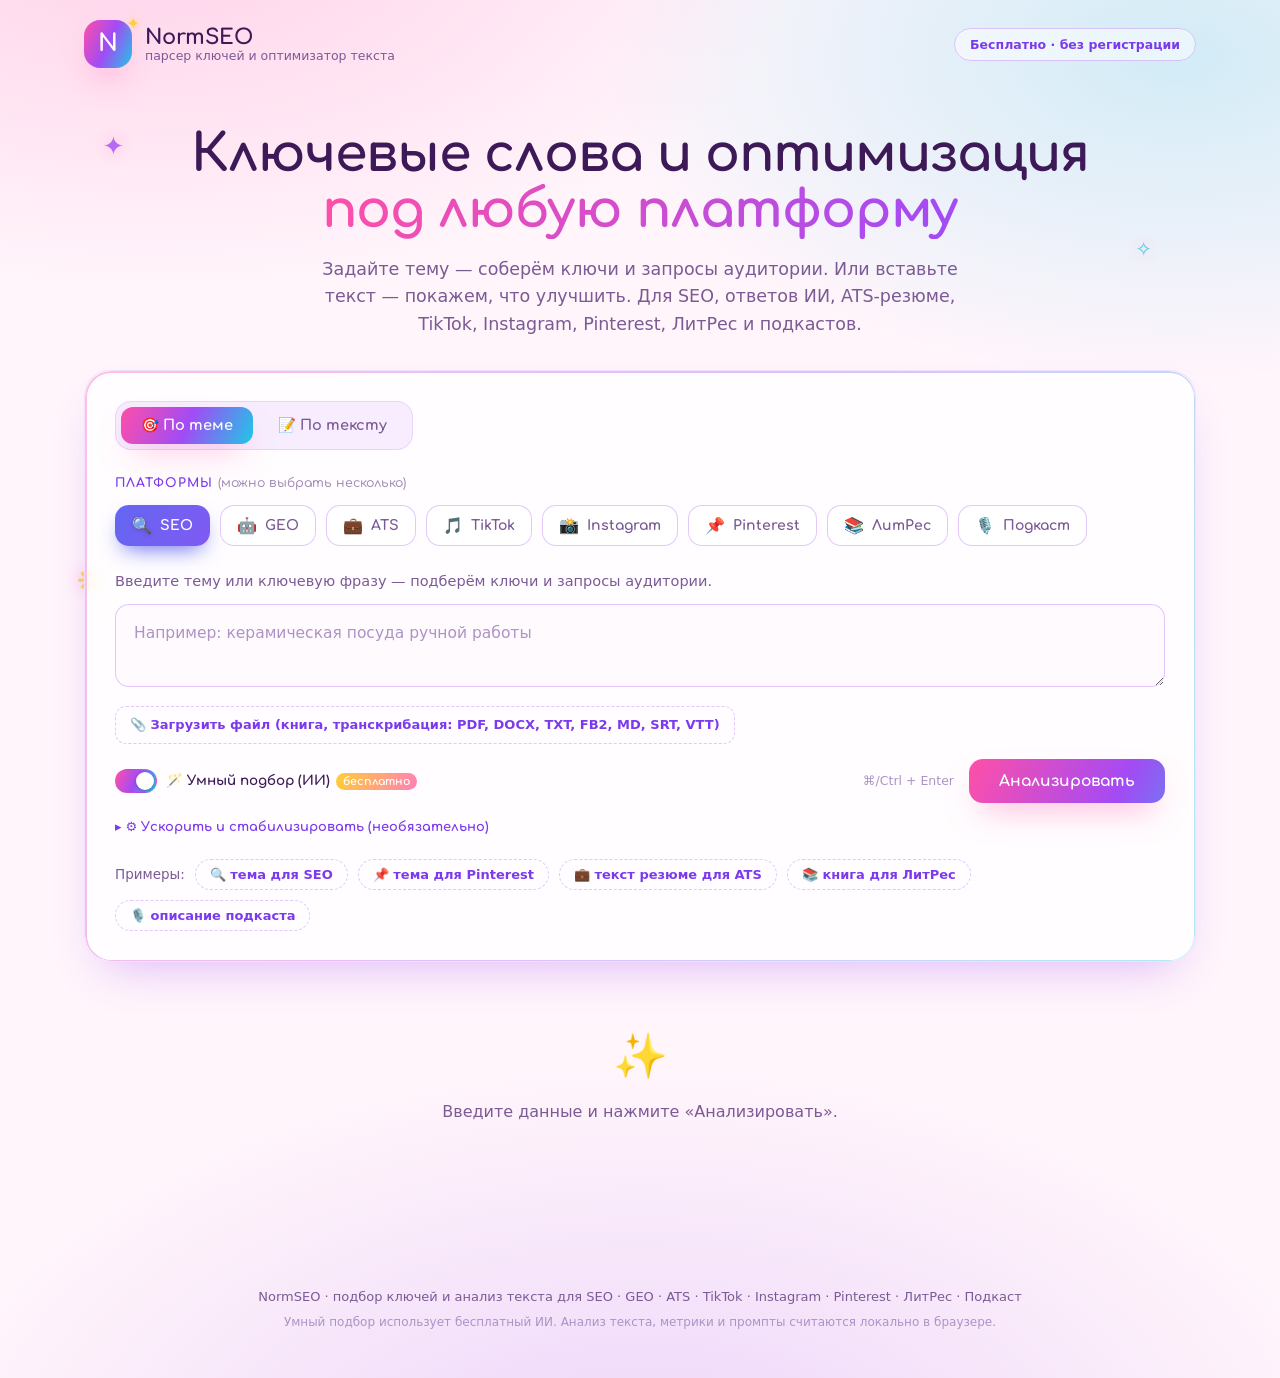
<file: index.html>
<!DOCTYPE html>
<html lang="ru">
<head>
  <meta charset="UTF-8">
  <meta name="viewport" content="width=device-width, initial-scale=1.0">
  <title>NormSEO — парсер ключей для SEO, GEO, ATS и соцсетей</title>
  <meta name="description" content="Подбор ключевых слов и анализ текста для SEO, GEO (ответы ИИ), ATS-резюме, TikTok, Instagram, Pinterest, ЛитРес и подкастов.">
  <link rel="stylesheet" href="assets/css/styles.css?v=14">
  <link rel="icon" href="data:image/svg+xml,<svg xmlns='http://www.w3.org/2000/svg' viewBox='0 0 100 100'><text y='.9em' font-size='90'>🧚</text></svg>">
</head>
<body>
  <div class="bg-orbs" aria-hidden="true"><span></span><span></span><span></span><span></span><span></span></div>

  <header class="topbar">
    <div class="brand">
      <span class="brand-mark">N</span>
      <div class="brand-txt">
        <strong>NormSEO</strong>
        <em>парсер ключей и оптимизатор текста</em>
      </div>
    </div>
    <nav class="topnav">
      <span class="badge">Бесплатно · без регистрации</span>
    </nav>
  </header>

  <main class="wrap">
    <section class="hero">
      <h1>Ключевые слова и оптимизация <span class="grad">под любую платформу</span></h1>
      <p class="lead">Задайте тему — соберём ключи и запросы аудитории. Или вставьте текст — покажем, что улучшить. Для SEO, ответов ИИ, ATS-резюме, TikTok, Instagram, Pinterest, ЛитРес и подкастов.</p>
    </section>

    <section class="panel">
      <div class="mode-switch" role="tablist" aria-label="Режим работы">
        <button class="mode-btn active" data-mode="topic" role="tab">🎯 По теме</button>
        <button class="mode-btn" data-mode="text" role="tab">📝 По тексту</button>
      </div>

      <div class="platform-block">
        <label class="field-label">Платформы <span>(можно выбрать несколько)</span></label>
        <div id="platforms" class="chips"></div>
      </div>

      <div class="input-block">
        <p id="modeHint" class="hint"></p>
        <textarea id="mainInput" class="main-input" spellcheck="true"></textarea>
        <div class="file-row">
          <label class="file-btn">📎 Загрузить файл (книга, транскрибация: PDF, DOCX, TXT, FB2, MD, SRT, VTT)
            <input type="file" id="fileInput" accept=".txt,.fb2,.md,.html,.htm,.xml,.srt,.vtt,.docx,.pdf" hidden>
          </label>
          <span id="fileName" class="file-name"></span>
        </div>
        <div class="input-actions">
          <label class="smart-toggle" title="ИИ понимает смысл темы и подбирает живые запросы. Бесплатно, без ключа.">
            <input type="checkbox" id="smartToggle" checked>
            <span class="smart-track"><span class="smart-thumb"></span></span>
            <span class="smart-label">🪄 Умный подбор (ИИ) <em>бесплатно</em></span>
          </label>
          <span class="spacer"></span>
          <span class="kbd-hint">⌘/Ctrl + Enter</span>
          <button id="runBtn" class="btn-primary">Анализировать</button>
        </div>
        <details class="ai-settings">
          <summary>⚙️ Ускорить и стабилизировать (необязательно)</summary>
          <p>Умный режим по умолчанию использует бесплатный ИИ без ключа. Если хочешь быстрее и надёжнее — вставь бесплатный ключ <a href="https://console.groq.com/keys" target="_blank" rel="noopener">Groq</a> (регистрация за минуту, без карты). Ключ хранится только в твоём браузере.</p>
          <div class="ai-key-row">
            <input type="password" id="apiKey" class="api-key" placeholder="gsk_... (ключ Groq, необязательно)">
            <button id="saveKey" class="btn-savekey">Сохранить</button>
          </div>
        </details>
      </div>

      <div class="examples">
        <span>Примеры:</span>
        <button class="example" data-mode="topic" data-platform="seo" data-text="кофейня специального обжарки">🔍 тема для SEO</button>
        <button class="example" data-mode="topic" data-platform="pinterest" data-text="уютный интерьер спальни">📌 тема для Pinterest</button>
        <button class="example" data-mode="text" data-platform="ats" data-text="Разработал систему аналитики на Python и SQL, увеличил конверсию на 25%. Настроил дашборды в Tableau, автоматизировал отчётность.">💼 текст резюме для ATS</button>
        <button class="example" data-mode="topic" data-platform="litres" data-text="Книга по саморазвитию «Эффект самурая. Формула непоколебимой самоценности»">📚 книга для ЛитРес</button>
        <button class="example" data-mode="text" data-platform="podcast" data-text="Выпуск про выгорание: обсудили, как понять, что ты выгорел, что с этим делать и как восстановить ресурс. Поговорили про режим, отдых и границы.">🎙️ описание подкаста</button>
      </div>
    </section>

    <div id="emptyState" class="empty">
      <div class="empty-ico">✨</div>
      <p>Введите данные и нажмите «Анализировать».</p>
    </div>

    <div id="results" class="results"></div>
  </main>

  <footer class="foot">
    <p>NormSEO · подбор ключей и анализ текста для SEO · GEO · ATS · TikTok · Instagram · Pinterest · ЛитРес · Подкаст</p>
    <p class="foot-sub">Умный подбор использует бесплатный ИИ. Анализ текста, метрики и промпты считаются локально в браузере.</p>
  </footer>

  <script src="assets/js/data.js?v=14"></script>
  <script src="assets/js/readers.js?v=14"></script>
  <script src="assets/js/engine.js?v=15"></script>
  <script src="assets/js/ai-response.js?v=15"></script>
  <script src="assets/js/ai-client.js?v=15"></script>
  <script src="assets/js/app.js?v=16"></script>
</body>
</html>
</file>
<file: assets/css/styles.css>
@font-face{font-family:'Comfortaa';font-style:normal;font-weight:500;font-display:swap;src:url([data-uri]) format('woff2');unicode-range:U+0301, U+0400-045F, U+0490-0491, U+04B0-04B1, U+2116;}
@font-face{font-family:'Comfortaa';font-style:normal;font-weight:500;font-display:swap;src:url([data-uri]) format('woff2');unicode-range:U+0000-00FF, U+0131, U+0152-0153, U+02BB-02BC, U+02C6, U+02DA, U+02DC, U+0304, U+0308, U+0329, U+2000-206F, U+20AC, U+2122, U+2191, U+2193, U+2212, U+2215, U+FEFF, U+FFFD;}
@font-face{font-family:'Comfortaa';font-style:normal;font-weight:700;font-display:swap;src:url([data-uri]) format('woff2');unicode-range:U+0301, U+0400-045F, U+0490-0491, U+04B0-04B1, U+2116;}
@font-face{font-family:'Comfortaa';font-style:normal;font-weight:700;font-display:swap;src:url([data-uri]) format('woff2');unicode-range:U+0000-00FF, U+0131, U+0152-0153, U+02BB-02BC, U+02C6, U+02DA, U+02DC, U+0304, U+0308, U+0329, U+2000-206F, U+20AC, U+2122, U+2191, U+2193, U+2212, U+2215, U+FEFF, U+FFFD;}
/* =============================================================
   NormSEO — тема «Winx». Светлая, сказочная, искристая.
   Палитра: hot-pink · фея-фиолетовый · аква · солнечный жёлтый.
   Шрифт заголовков: Comfortaa (встроен выше как data-URI).
   ============================================================= */

:root {
  /* ground */
  --blush: #fff5fb;
  --lav:   #f7edff;
  --card:  #ffffff;
  --card2: #fffafd;
  /* ink */
  --ink:   #3d1a57;
  --ink2:  #7b5a95;
  --faint: #ad93c6;
  /* winx accents */
  --pink:    #ff4fa8;
  --magenta: #ff2e86;
  --purple:  #a24bf5;
  --violet:  #7c3aed;
  --cyan:    #1fc7e6;
  --aqua:    #2fe3c4;
  --sun:     #ffcf33;
  /* lines */
  --line:  rgba(162,75,245,.16);
  --line2: rgba(162,75,245,.30);
  /* semantic */
  --good: #10b981;
  --warn: #f59e0b;
  --bad:  #f4477a;
  /* gradients */
  --grad:     linear-gradient(115deg, #ff4fa8 0%, #a24bf5 50%, #1fc7e6 100%);
  --grad-sun: linear-gradient(115deg, #ffcf33 0%, #ff7fb8 100%);
  --grad-soft: linear-gradient(120deg, rgba(255,79,168,.13), rgba(162,75,245,.12) 55%, rgba(31,199,230,.13));
  /* fx */
  --shadow:      0 22px 48px -22px rgba(162,75,245,.42);
  --shadow-pink: 0 16px 32px -12px rgba(255,79,168,.5);
  --radius: 22px;
  --radius-sm: 14px;
  --display: 'Comfortaa', 'Trebuchet MS', 'Segoe UI', system-ui, sans-serif;
  --body: 'Segoe UI', system-ui, -apple-system, 'Helvetica Neue', Arial, sans-serif;
}

@media (prefers-color-scheme: dark) {
  :root {
    --blush: #180d29; --lav: #21123a; --card: #241640; --card2: #2b1b4d;
    --ink: #f7edff; --ink2: #ccb2ea; --faint: #9b7fc4;
    --line: rgba(214,178,255,.16); --line2: rgba(214,178,255,.30);
    --grad-soft: linear-gradient(120deg, rgba(255,79,168,.18), rgba(162,75,245,.16) 55%, rgba(31,199,230,.18));
    --shadow: 0 24px 50px -24px rgba(0,0,0,.7);
  }
}
:root[data-theme="light"] {
  --blush: #fff5fb; --lav: #f7edff; --card: #ffffff; --card2: #fffafd;
  --ink: #3d1a57; --ink2: #7b5a95; --faint: #ad93c6;
  --line: rgba(162,75,245,.16); --line2: rgba(162,75,245,.30);
  --grad-soft: linear-gradient(120deg, rgba(255,79,168,.13), rgba(162,75,245,.12) 55%, rgba(31,199,230,.13));
  --shadow: 0 22px 48px -22px rgba(162,75,245,.42);
}
:root[data-theme="dark"] {
  --blush: #180d29; --lav: #21123a; --card: #241640; --card2: #2b1b4d;
  --ink: #f7edff; --ink2: #ccb2ea; --faint: #9b7fc4;
  --line: rgba(214,178,255,.16); --line2: rgba(214,178,255,.30);
  --grad-soft: linear-gradient(120deg, rgba(255,79,168,.18), rgba(162,75,245,.16) 55%, rgba(31,199,230,.18));
  --shadow: 0 24px 50px -24px rgba(0,0,0,.7);
}

* { box-sizing: border-box; margin: 0; padding: 0; }
html { scroll-behavior: smooth; }

body {
  font-family: var(--body);
  color: var(--ink);
  line-height: 1.55;
  min-height: 100vh;
  -webkit-font-smoothing: antialiased;
  overflow-x: hidden;
  background:
    radial-gradient(1100px 620px at 12% -6%, rgba(255,79,168,.22), transparent 60%),
    radial-gradient(1000px 560px at 92% 4%, rgba(31,199,230,.20), transparent 58%),
    radial-gradient(1200px 700px at 50% 108%, rgba(162,75,245,.20), transparent 60%),
    var(--blush);
}

/* --- искры на фоне --- */
.bg-orbs { position: fixed; inset: 0; z-index: -1; overflow: hidden; pointer-events: none; }
.bg-orbs span {
  position: absolute; font-size: 26px; opacity: .8;
  animation: twinkle 4.5s ease-in-out infinite;
  filter: drop-shadow(0 0 8px rgba(255,79,168,.5));
}
.bg-orbs span::before { content: '✦'; color: var(--pink); }
.bg-orbs span:nth-child(1) { top: 14%; left: 8%; animation-delay: 0s; }
.bg-orbs span:nth-child(1)::before { content: '✦'; color: var(--purple); }
.bg-orbs span:nth-child(2) { top: 26%; right: 10%; font-size: 20px; animation-delay: .8s; }
.bg-orbs span:nth-child(2)::before { content: '✧'; color: var(--cyan); }
.bg-orbs span:nth-child(3) { top: 62%; left: 6%; font-size: 30px; animation-delay: 1.6s; }
.bg-orbs span:nth-child(3)::before { content: '❋'; color: var(--sun); }
.bg-orbs span:nth-child(4) { bottom: 12%; right: 8%; animation-delay: 2.2s; }
.bg-orbs span:nth-child(4)::before { content: '✦'; color: var(--pink); }
.bg-orbs span:nth-child(5) { top: 45%; right: 22%; font-size: 16px; animation-delay: 3s; }
.bg-orbs span:nth-child(5)::before { content: '✧'; color: var(--purple); }

@keyframes twinkle {
  0%, 100% { transform: translateY(0) scale(1) rotate(0); opacity: .35; }
  50%      { transform: translateY(-10px) scale(1.25) rotate(12deg); opacity: .95; }
}

/* --- топбар --- */
.topbar {
  display: flex; align-items: center; justify-content: space-between;
  padding: 20px clamp(16px, 4vw, 44px);
  max-width: 1200px; margin: 0 auto;
}
.brand { display: flex; align-items: center; gap: 13px; }
.brand-mark {
  width: 48px; height: 48px; border-radius: 16px;
  display: grid; place-items: center; position: relative;
  background: var(--grad); color: #fff; font-weight: 700; font-size: 24px;
  font-family: var(--display);
  box-shadow: var(--shadow-pink);
}
.brand-mark::after {
  content: '✦'; position: absolute; top: -8px; right: -8px;
  font-size: 16px; color: var(--sun);
  filter: drop-shadow(0 0 4px rgba(255,207,51,.8));
  animation: twinkle 3s ease-in-out infinite;
}
.brand-txt { display: flex; flex-direction: column; line-height: 1.15; }
.brand-txt strong { font-family: var(--display); font-size: 21px; font-weight: 700; letter-spacing: -.2px; }
.brand-txt em { font-style: normal; font-size: 12.5px; color: var(--ink2); }
.badge {
  font-size: 12.5px; color: var(--violet); font-weight: 600;
  border: 1.5px solid var(--line2); border-radius: 999px;
  padding: 8px 15px; background: rgba(255,255,255,.5);
  backdrop-filter: blur(6px);
}

.wrap { max-width: 1200px; margin: 0 auto; padding: 8px clamp(16px, 4vw, 44px) 40px; }

/* --- hero --- */
.hero { text-align: center; padding: 30px 0 32px; }
.hero h1 {
  font-family: var(--display); font-weight: 700;
  font-size: clamp(30px, 5.2vw, 52px); line-height: 1.08; letter-spacing: -1px;
  text-wrap: balance;
}
.grad {
  background: var(--grad); background-size: 200% auto;
  -webkit-background-clip: text; background-clip: text;
  -webkit-text-fill-color: transparent; color: transparent;
  animation: shimmer 6s linear infinite;
}
@keyframes shimmer { to { background-position: 200% center; } }
.lead {
  max-width: 640px; margin: 18px auto 0; color: var(--ink2);
  font-size: clamp(15px, 2vw, 17.5px);
}

/* --- панель --- */
.panel {
  background: color-mix(in srgb, var(--card) 82%, transparent);
  border: 1.5px solid var(--line);
  border-radius: 26px;
  padding: clamp(18px, 3vw, 30px);
  backdrop-filter: blur(16px);
  box-shadow: var(--shadow);
  position: relative;
}
.panel::before {
  content: ''; position: absolute; inset: 0; border-radius: 26px; padding: 1.5px;
  background: var(--grad); opacity: .35;
  -webkit-mask: linear-gradient(#000 0 0) content-box, linear-gradient(#000 0 0);
  -webkit-mask-composite: xor; mask-composite: exclude; pointer-events: none;
}

.mode-switch {
  display: inline-flex; gap: 5px; padding: 5px;
  background: var(--lav); border: 1.5px solid var(--line);
  border-radius: 16px; margin-bottom: 24px;
}
.mode-btn {
  border: 0; background: transparent; color: var(--ink2);
  font-size: 14.5px; font-weight: 700; font-family: var(--display);
  padding: 10px 20px; border-radius: 12px; cursor: pointer; transition: .18s;
}
.mode-btn:hover { color: var(--violet); }
.mode-btn.active {
  background: var(--grad); color: #fff;
  box-shadow: var(--shadow-pink);
}

.field-label {
  display: block; font-family: var(--display); font-size: 12.5px; font-weight: 700;
  color: var(--violet); margin-bottom: 12px; text-transform: uppercase; letter-spacing: 1px;
}
.field-label span { text-transform: none; font-weight: 500; opacity: .7; letter-spacing: 0; color: var(--ink2); }

.platform-block { margin-bottom: 24px; }
.chips { display: flex; flex-wrap: wrap; gap: 10px; }
.chip {
  --accent: var(--pink);
  display: inline-flex; align-items: center; gap: 8px;
  padding: 10px 16px; border-radius: 14px; cursor: pointer;
  font-family: var(--display); font-size: 14px; font-weight: 600;
  color: var(--ink2);
  background: var(--card);
  border: 1.8px solid var(--line2);
  transition: .18s;
}
.chip:hover { color: var(--violet); transform: translateY(-2px) rotate(-1deg); box-shadow: var(--shadow-pink); }
.chip-emoji { font-size: 16px; }
.chip.active {
  color: #fff; border-color: transparent;
  background: linear-gradient(120deg, var(--accent), color-mix(in srgb, var(--accent) 55%, var(--purple)));
  box-shadow: 0 10px 22px -8px var(--accent);
}
.chip.active .chip-emoji { filter: drop-shadow(0 1px 2px rgba(0,0,0,.2)); }

.hint { color: var(--ink2); font-size: 14.5px; margin-bottom: 11px; }

.main-input {
  width: 100%; resize: vertical; min-height: 60px; padding: 16px 18px;
  background: var(--card2); border: 1.8px solid var(--line2);
  border-radius: var(--radius-sm); color: var(--ink);
  font-family: var(--body); font-size: 15.5px; line-height: 1.6; transition: .16s;
}
.main-input.tall { min-height: 190px; }
.main-input::placeholder { color: var(--faint); }
.main-input:focus {
  outline: none; border-color: var(--pink);
  box-shadow: 0 0 0 4px rgba(255,79,168,.16);
}

.input-actions { display: flex; align-items: center; justify-content: flex-end; gap: 15px; margin-top: 15px; }
.kbd-hint { font-size: 12.5px; color: var(--faint); }
.btn-primary {
  border: 0; cursor: pointer; font-family: var(--display);
  font-size: 15.5px; font-weight: 700; color: #fff;
  padding: 13px 30px; border-radius: 14px;
  background: var(--grad); background-size: 160% auto;
  box-shadow: var(--shadow-pink); transition: .2s;
}
.btn-primary:hover { transform: translateY(-2px) scale(1.02); background-position: right center; }
.btn-primary:active { transform: translateY(0); }

.examples { display: flex; flex-wrap: wrap; align-items: center; gap: 10px; margin-top: 22px; font-size: 13.5px; color: var(--ink2); }
.example {
  border: 1.5px dashed var(--line2); background: transparent; color: var(--violet);
  font-family: var(--body); font-size: 13px; font-weight: 600;
  padding: 7px 14px; border-radius: 999px; cursor: pointer; transition: .16s;
}
.example:hover { border-style: solid; background: var(--grad-soft); transform: translateY(-1px); }

/* --- пустое состояние --- */
.empty { display: flex; flex-direction: column; align-items: center; gap: 10px; padding: 60px 20px; color: var(--ink2); text-align: center; }
.empty-ico { font-size: 44px; animation: twinkle 3s ease-in-out infinite; }

/* --- результаты --- */
.results { display: grid; grid-template-columns: repeat(auto-fill, minmax(348px, 1fr)); gap: 22px; margin-top: 28px; }
.card {
  background: var(--card); border: 1.5px solid var(--line);
  border-radius: var(--radius); padding: 22px;
  box-shadow: var(--shadow); position: relative; overflow: hidden;
  animation: rise .4s cubic-bezier(.2,.8,.2,1) both;
}
.card::before { content: ''; position: absolute; top: 0; left: 0; right: 0; height: 5px; background: var(--grad); }
@keyframes rise { from { opacity: 0; transform: translateY(16px); } to { opacity: 1; transform: none; } }

.pf-head {
  --accent: var(--pink);
  display: flex; align-items: center; gap: 14px;
  padding-bottom: 17px; margin-bottom: 17px; border-bottom: 1.5px dashed var(--line2);
}
.pf-emoji {
  width: 46px; height: 46px; border-radius: 14px; flex: 0 0 auto;
  display: grid; place-items: center; font-size: 22px;
  background: linear-gradient(135deg, color-mix(in srgb, var(--accent) 22%, transparent), color-mix(in srgb, var(--purple) 16%, transparent));
  border: 1.5px solid color-mix(in srgb, var(--accent) 40%, transparent);
}
.pf-head h3 { font-family: var(--display); font-size: 18px; font-weight: 700; letter-spacing: -.2px; }
.pf-head p { font-size: 12.5px; color: var(--ink2); }

/* метрики */
.metrics { display: grid; grid-template-columns: repeat(auto-fit, minmax(92px, 1fr)); gap: 11px; margin-bottom: 18px; }
.metric {
  background: var(--card2); border: 1.5px solid var(--line);
  border-radius: var(--radius-sm); padding: 13px 10px; text-align: center; position: relative;
}
.metric-val { font-family: var(--display); font-size: 20px; font-weight: 700; letter-spacing: -.4px; }
.metric-label { font-size: 11.5px; color: var(--ink2); margin-top: 3px; }
.metric-hint { font-size: 10.5px; color: var(--faint); margin-top: 3px; line-height: 1.3; }
.metric-good .metric-val { color: var(--good); }
.metric-warn .metric-val { color: var(--warn); }
.metric-bad  .metric-val { color: var(--bad); }
.metric::after { content: ''; position: absolute; top: 9px; right: 9px; width: 7px; height: 7px; border-radius: 50%; box-shadow: 0 0 6px currentColor; }
.metric-good::after { background: var(--good); color: var(--good); }
.metric-warn::after { background: var(--warn); color: var(--warn); }
.metric-bad::after  { background: var(--bad);  color: var(--bad); }

/* рекомендации */
.recs { background: var(--grad-soft); border: 1.5px solid var(--line2); border-radius: var(--radius-sm); padding: 15px 17px; margin-bottom: 18px; }
.recs h4 { font-family: var(--display); font-size: 12.5px; text-transform: uppercase; letter-spacing: 1px; color: var(--violet); margin-bottom: 9px; }
.recs h4::before { content: '✨ '; }
.recs ul { list-style: none; display: flex; flex-direction: column; gap: 8px; }
.recs li { font-size: 13.5px; padding-left: 20px; position: relative; color: var(--ink); }
.recs li::before { content: '✦'; position: absolute; left: 0; color: var(--pink); font-weight: 700; }

/* корзины ключей */
.buckets { display: flex; flex-direction: column; gap: 17px; }
.bucket-title { display: flex; align-items: center; justify-content: space-between; gap: 10px; font-family: var(--display); font-size: 13.5px; font-weight: 700; color: var(--ink); margin-bottom: 10px; }
.copy-all { border: 1.5px solid var(--line2); background: transparent; color: var(--violet); font-family: var(--body); font-weight: 600; font-size: 11.5px; padding: 5px 11px; border-radius: 9px; cursor: pointer; transition: .15s; white-space: nowrap; }
.copy-all:hover { background: var(--grad-soft); }

.kw-list { list-style: none; display: flex; flex-direction: column; gap: 6px; }
.kw-list li {
  display: flex; align-items: center; justify-content: space-between; gap: 10px;
  background: var(--card2); border: 1.5px solid var(--line);
  border-radius: 11px; padding: 9px 13px; font-size: 13.5px; transition: .14s;
}
.kw-list li:hover { border-color: var(--pink); transform: translateX(3px); }
.kw-list li span { word-break: break-word; }
.copy-mini { flex: 0 0 auto; border: 0; background: transparent; cursor: pointer; color: var(--faint); font-size: 15px; padding: 2px 5px; border-radius: 7px; transition: .14s; }
.copy-mini:hover { color: var(--pink); transform: scale(1.2); }
.copy-mini.copied, .copy-all.copied, .copy-prompt.copied { color: var(--good) !important; border-color: var(--good); }

/* --- зона промпта --- */
.prompt-zone { margin-top: 20px; padding-top: 18px; border-top: 1.5px dashed var(--line2); }
.btn-prompt {
  width: 100%; border: 0; cursor: pointer; font-family: var(--display); font-weight: 700; font-size: 14.5px; color: #fff;
  padding: 13px 18px; border-radius: 14px;
  background: var(--grad-sun); background-size: 160% auto;
  box-shadow: 0 12px 26px -12px rgba(255,143,184,.8); transition: .2s;
}
.btn-prompt:hover { transform: translateY(-2px); background-position: right center; }
.btn-prompt.open { background: var(--lav); color: var(--violet); box-shadow: none; }
.prompt-status { min-height: 1.3em; margin: 9px 2px 0; font-size: 13px; font-weight: 700; }
.prompt-status-success { color: var(--good); }
.prompt-status-error { color: #c2410c; background: #fff1e8; border: 1px solid #fdba74; border-radius: 8px; padding: 8px 10px; }
.prompt-box { margin-top: 14px; animation: rise .3s ease both; }
.prompt-head { display: flex; align-items: center; justify-content: space-between; gap: 10px; margin-bottom: 9px; }
.prompt-head span { font-size: 12px; color: var(--ink2); font-weight: 600; }
.copy-prompt { border: 1.5px solid var(--pink); background: transparent; color: var(--pink); font-family: var(--display); font-weight: 700; font-size: 12px; padding: 6px 14px; border-radius: 10px; cursor: pointer; transition: .15s; white-space: nowrap; }
.copy-prompt:hover { background: var(--pink); color: #fff; }
.prompt-text {
  width: 100%; resize: vertical; background: var(--card2); border: 1.5px solid var(--line2);
  border-radius: var(--radius-sm); padding: 14px 15px; color: var(--ink);
  font-family: 'SFMono-Regular', ui-monospace, 'Consolas', monospace; font-size: 12.5px; line-height: 1.6;
}
.prompt-text:focus { outline: none; border-color: var(--pink); box-shadow: 0 0 0 4px rgba(255,79,168,.14); }

/* футер */
.foot { text-align: center; padding: 34px 20px 46px; color: var(--ink2); font-size: 13px; }
.foot strong { font-family: var(--display); color: var(--violet); }
.foot-sub { color: var(--faint); font-size: 12px; margin-top: 6px; }

/* адаптив */
@media (max-width: 560px) {
  .topnav { display: none; }
  .results { grid-template-columns: 1fr; }
  .input-actions { flex-direction: column; align-items: stretch; }
  .btn-primary { width: 100%; }
  .kbd-hint { text-align: center; }
}

@media (prefers-reduced-motion: reduce) {
  * { animation: none !important; scroll-behavior: auto; }
}

/* --- умный переключатель (ИИ) --- */
.input-actions { flex-wrap: wrap; }
.spacer { flex: 1 1 auto; }
.smart-toggle { display: inline-flex; align-items: center; gap: 9px; cursor: pointer; user-select: none; }
.smart-toggle input { position: absolute; opacity: 0; pointer-events: none; }
.smart-track {
  width: 42px; height: 24px; border-radius: 999px; flex: 0 0 auto;
  background: var(--lav); border: 1.5px solid var(--line2); position: relative; transition: .2s;
}
.smart-thumb {
  position: absolute; top: 2px; left: 2px; width: 18px; height: 18px; border-radius: 50%;
  background: #fff; box-shadow: 0 1px 3px rgba(0,0,0,.25); transition: .2s;
}
.smart-toggle input:checked + .smart-track { background: var(--grad); border-color: transparent; }
.smart-toggle input:checked + .smart-track .smart-thumb { transform: translateX(18px); }
.smart-toggle input:focus-visible + .smart-track { box-shadow: 0 0 0 4px rgba(255,79,168,.22); }
.smart-label { font-family: var(--display); font-size: 13.5px; font-weight: 600; color: var(--ink); }
.smart-label em { font-style: normal; font-size: 11px; color: #fff; background: var(--grad-sun); padding: 2px 7px; border-radius: 999px; margin-left: 2px; }

/* --- настройки ключа --- */
.ai-settings { margin-top: 14px; font-size: 13px; }
.ai-settings summary { cursor: pointer; color: var(--violet); font-weight: 600; font-family: var(--display); list-style: none; }
.ai-settings summary::-webkit-details-marker { display: none; }
.ai-settings summary::before { content: '▸ '; }
.ai-settings[open] summary::before { content: '▾ '; }
.ai-settings p { color: var(--ink2); margin: 10px 0; line-height: 1.5; }
.ai-settings a { color: var(--pink); font-weight: 600; }
.ai-key-row { display: flex; gap: 9px; flex-wrap: wrap; }
.api-key { flex: 1 1 220px; padding: 10px 13px; border: 1.5px solid var(--line2); border-radius: 11px; background: var(--card2); color: var(--ink); font-family: var(--body); font-size: 13.5px; }
.api-key:focus { outline: none; border-color: var(--pink); box-shadow: 0 0 0 4px rgba(255,79,168,.14); }
.btn-savekey { border: 0; cursor: pointer; font-family: var(--display); font-weight: 700; font-size: 13px; color: #fff; padding: 10px 18px; border-radius: 11px; background: var(--grad); }

/* --- скелетон загрузки --- */
.skeleton { display: flex; flex-direction: column; gap: 8px; padding: 4px 0; }
.skeleton span {
  height: 34px; border-radius: 11px;
  background: linear-gradient(100deg, var(--card2) 30%, var(--lav) 50%, var(--card2) 70%);
  background-size: 200% 100%; animation: shimmerbg 1.3s linear infinite;
}
.skeleton span:nth-child(even) { opacity: .7; }
@keyframes shimmerbg { to { background-position: -200% 0; } }

/* --- бейдж источника --- */
.src-slot { margin-top: 12px; min-height: 20px; }
.src { display: inline-flex; align-items: center; gap: 5px; font-size: 11.5px; font-weight: 600; padding: 4px 11px; border-radius: 999px; }
.src-ai { color: var(--violet); background: var(--grad-soft); border: 1px solid var(--line2); }
.src-load { color: var(--ink2); background: var(--lav); }
.src-fb { color: var(--warn); background: color-mix(in srgb, var(--warn) 12%, transparent); }

/* --- загрузка файла --- */
.file-row { display: flex; align-items: center; gap: 10px; margin-top: 11px; flex-wrap: wrap; }
.file-btn {
  display: inline-flex; align-items: center; gap: 6px; cursor: pointer;
  font-family: var(--body); font-size: 13px; font-weight: 600; color: var(--violet);
  border: 1.5px dashed var(--line2); border-radius: 11px; padding: 8px 14px; transition: .16s;
}
.file-btn:hover { border-style: solid; background: var(--grad-soft); }
.file-name { font-size: 12.5px; color: var(--good); font-weight: 600; }

/* --- длинные элементы (аннотации, длинные подписи) --- */
.kw-list li.kw-long {
  flex-direction: column; align-items: stretch; gap: 8px;
  background: var(--card2); border-color: var(--line2);
  padding: 14px 15px;
}
.kw-list li.kw-long span { font-size: 13px; line-height: 1.6; color: var(--ink); white-space: pre-wrap; }
.kw-list li.kw-long:hover { transform: none; border-color: var(--pink); }
.kw-list li.kw-long .copy-mini { align-self: flex-end; font-size: 13px; color: var(--pink); }

/* --- предупреждение при чтении файла --- */
.file-name.file-warn { color: var(--warn); }

/* --- ярлык тональности над версией текста --- */
.kw-list li.kw-labeled { gap: 6px; }
.kw-vlabel {
  align-self: flex-start;
  font-family: var(--display); font-weight: 700; font-size: 12px;
  color: #fff; padding: 4px 12px; border-radius: 999px;
  background: var(--grad); background-size: 160% auto;
  box-shadow: 0 6px 14px -8px rgba(168,79,245,.7);
}
</file>
